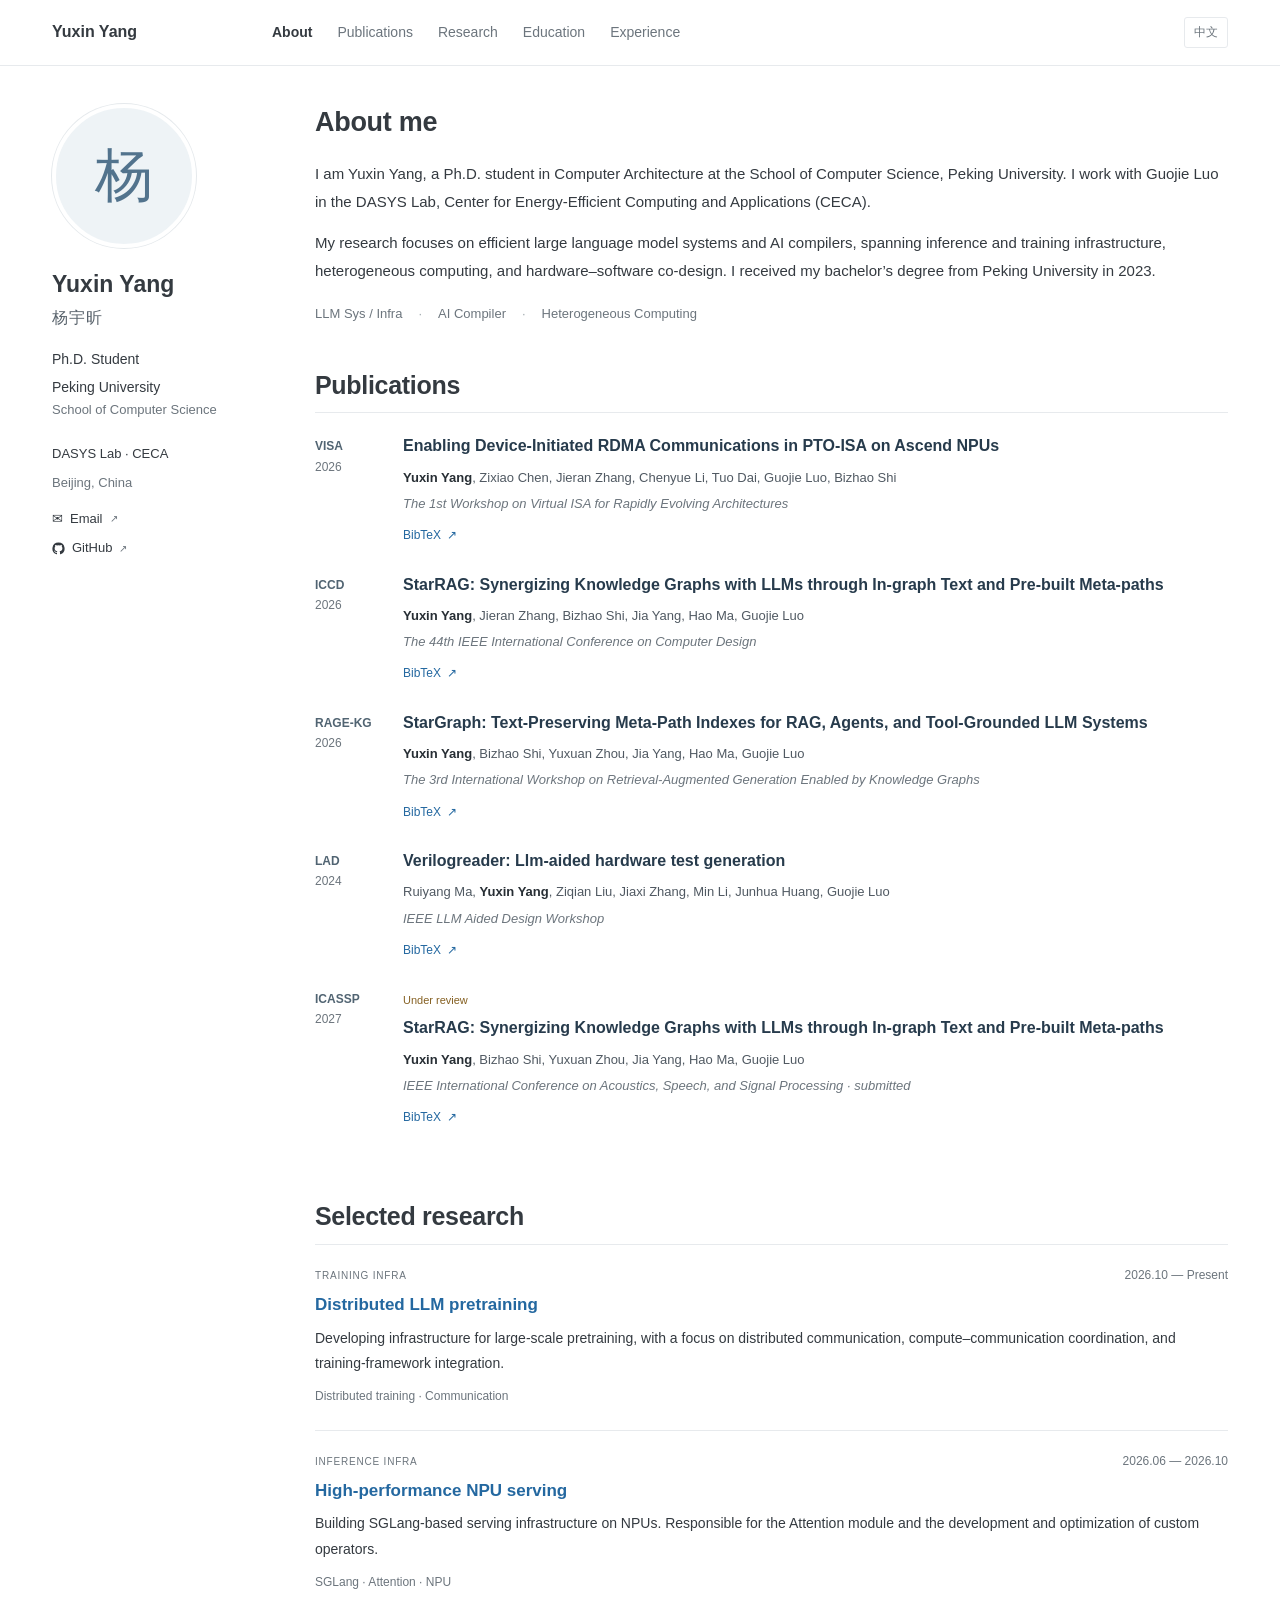
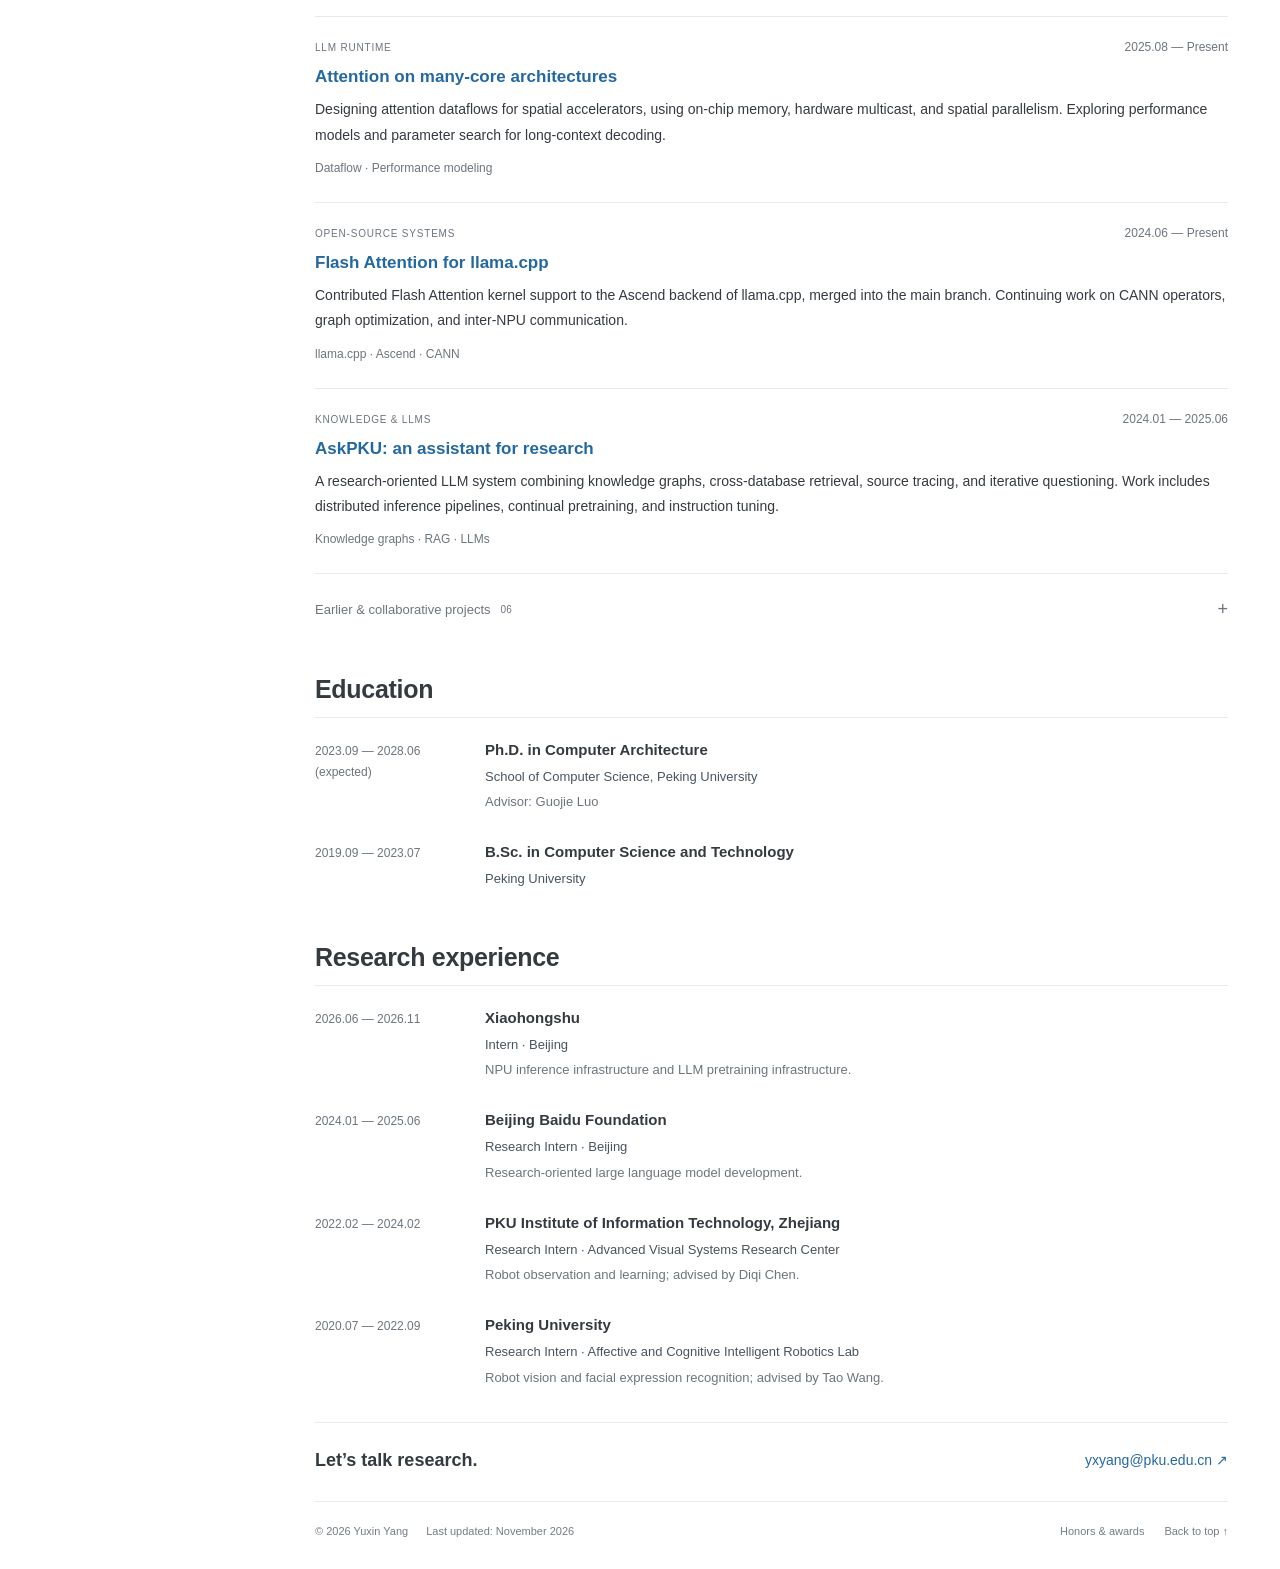
<file: index.html>
<!doctype html>
<html lang="en"><head><meta charset="utf-8"><meta name="viewport" content="width=device-width, initial-scale=1"><meta name="theme-color" content="#ffffff"><title>Yuxin Yang · 杨宇昕 | Peking University</title><meta name="description" content="Yuxin Yang (杨宇昕), Ph.D. student at Peking University. Research in LLM systems, AI compilers, NPU inference and distributed training."><meta property="og:title" content="Yuxin Yang · Academic Homepage"><meta property="og:description" content="LLM Systems & AI Compilers · Peking University"><meta property="og:type" content="website"><meta property="og:url" content="https://yxyang1111.github.io/"><link rel="canonical" href="https://yxyang1111.github.io/"><link rel="icon" href="favicon.svg" type="image/svg+xml"><link rel="stylesheet" href="styles.css"><script defer src="script.js"></script></head>
<body><a class="skip-link" href="#main"><span data-en="Skip to content" data-zh="跳至正文" >Skip to content</span></a><header class="site-header"><div class="header-inner"><a href="#about" class="brand" aria-label="Yuxin Yang homepage"><span>Yuxin Yang</span></a><nav aria-label="Main navigation"><a href="#about"><span data-en="About" data-zh="关于" >About</span></a><a href="#publications"><span data-en="Publications" data-zh="论文" >Publications</span></a><a href="#research"><span data-en="Research" data-zh="研究" >Research</span></a><a href="#education"><span data-en="Education" data-zh="教育" >Education</span></a><a href="#experience"><span data-en="Experience" data-zh="经历" >Experience</span></a></nav><button id="language-toggle" type="button" aria-label="Switch to Chinese">中文 <span aria-hidden="true">↗</span></button></div></header>
<div class="page-layout"><aside class="profile"><div class="monogram" aria-hidden="true"><div class="orb orb-one"></div><div class="orb orb-two"></div><span>杨</span><div class="monogram-caption">YUXIN YANG</div></div><div class="identity"><h2>Yuxin Yang</h2><p class="chinese-name">杨宇昕</p><p data-en="Ph.D. Student" data-zh="博士研究生" class=profile-role>Ph.D. Student</p><p data-en="Peking University" data-zh="北京大学" class=affiliation>Peking University</p><p data-en="School of Computer Science" data-zh="计算机学院" class=school>School of Computer Science</p></div><div class="profile-rule"></div><p class="lab">DASYS Lab · CECA</p><p class="location"><span data-en="Beijing, China" data-zh="中国 · 北京" >Beijing, China</span></p><div class="profile-links"><a href="mailto:yxyang@pku.edu.cn"><span aria-hidden="true">✉</span> Email <span aria-hidden="true">↗</span></a><a href="https://github.com/yxyang1111" target="_blank" rel="noopener noreferrer"><svg aria-hidden="true" viewBox="0 0 24 24"><path fill="currentColor" d="M12 .8a11.2 11.2 0 0 0-3.54 21.83c.56.1.77-.24.77-.54v-2.1c-3.13.68-3.79-1.33-3.79-1.33-.51-1.3-1.25-1.65-1.25-1.65-1.02-.7.08-.69.08-.69 1.13.08 1.72 1.16 1.72 1.16 1 1.72 2.63 1.22 3.27.93.1-.72.4-1.22.71-1.5-2.5-.29-5.12-1.25-5.12-5.55 0-1.23.44-2.23 1.15-3.02-.11-.28-.5-1.43.11-2.98 0 0 .95-.3 3.08 1.16a10.7 10.7 0 0 1 5.61 0c2.14-1.45 3.08-1.16 3.08-1.16.61 1.55.23 2.7.11 2.98.72.79 1.15 1.79 1.15 3.02 0 4.31-2.63 5.26-5.14 5.54.4.35.76 1.03.76 2.08v3.11c0 .3.2.65.78.54A11.2 11.2 0 0 0 12 .8Z"/></svg> GitHub <span aria-hidden="true">↗</span></a></div><p class="sidebar-note"><span data-en="Efficient computation. Intelligent systems." data-zh="高效计算，智能系统。" >Efficient computation. Intelligent systems.</span></p></aside>
<main id="main"><section id="about" class="hero"><h1 data-en="About me" data-zh="关于我" >About me</h1>
<p data-en="I am Yuxin Yang, a Ph.D. student in Computer Architecture at the School of Computer Science, Peking University. I work with Guojie Luo in the DASYS Lab, Center for Energy-Efficient Computing and Applications (CECA)." data-zh="我是杨宇昕，北京大学计算机学院计算机系统结构专业博士研究生，导师为罗国杰。我在高能效计算与应用中心（CECA）的智能异构系统（DASYS）实验室开展研究。" class=intro>I am Yuxin Yang, a Ph.D. student in Computer Architecture at the School of Computer Science, Peking University. I work with Guojie Luo in the DASYS Lab, Center for Energy-Efficient Computing and Applications (CECA).</p>
<p data-en="My research focuses on efficient large language model systems and AI compilers, spanning inference and training infrastructure, heterogeneous computing, and hardware–software co-design. I received my bachelor’s degree from Peking University in 2023." data-zh="我的研究聚焦大语言模型系统与 AI 编译器，涵盖推理与训练基础设施、异构计算及软硬件协同设计。我于 2023 年获得北京大学学士学位。" class=about-text>My research focuses on efficient large language model systems and AI compilers, spanning inference and training infrastructure, heterogeneous computing, and hardware–software co-design. I received my bachelor’s degree from Peking University in 2023.</p>
<div class="research-topics" aria-label="Research interests"><span>LLM Sys / Infra</span><span>AI Compiler</span><span><span data-en="Heterogeneous Computing" data-zh="异构计算" >Heterogeneous Computing</span></span></div></section>
<section id="publications" class="section"><div class="section-heading"><h2 data-en="Publications" data-zh="论文" >Publications</h2></div><div id="publication-list"><article class="publication" data-kind="published">
      <div class="pub-label"><span>VISA</span><span>2026</span></div>
      <div class="pub-body"><h3>Enabling Device-Initiated RDMA Communications in PTO-ISA on Ascend NPUs</h3><p class="authors"><strong>Yuxin Yang</strong>, Zixiao Chen, Jieran Zhang, Chenyue Li, Tuo Dai, Guojie Luo, Bizhao Shi</p>
      <p class="venue">The 1st Workshop on Virtual ISA for Rapidly Evolving Architectures</p>
      <details class="citation"><summary>BibTeX <span aria-hidden="true">↗</span></summary><div class="citation-content"><pre>@inproceedings{yang2026rdma,
  title = {Enabling Device-Initiated RDMA Communications in PTO-ISA on Ascend NPUs},
  author = {Yang, Yuxin and Chen, Zixiao and Zhang, Jieran and Li, Chenyue and Dai, Tuo and Luo, Guojie and Shi, Bizhao},
  booktitle = {The 1st Workshop on Virtual ISA for Rapidly Evolving Architectures},
  year = {2026}
}</pre><button type="button" class="copy-citation"><span data-en="Copy citation" data-zh="复制引用" >Copy citation</span></button></div></details></div></article><article class="publication" data-kind="published">
      <div class="pub-label"><span>ICCD</span><span>2026</span></div>
      <div class="pub-body"><h3>StarRAG: Synergizing Knowledge Graphs with LLMs through In-graph Text and Pre-built Meta-paths</h3><p class="authors"><strong>Yuxin Yang</strong>, Jieran Zhang, Bizhao Shi, Jia Yang, Hao Ma, Guojie Luo</p>
      <p class="venue">The 44th IEEE International Conference on Computer Design</p>
      <details class="citation"><summary>BibTeX <span aria-hidden="true">↗</span></summary><div class="citation-content"><pre>@inproceedings{yang2026starrag,
  title = {StarRAG: Synergizing Knowledge Graphs with LLMs through In-graph Text and Pre-built Meta-paths},
  author = {Yang, Yuxin and Zhang, Jieran and Shi, Bizhao and Yang, Jia and Ma, Hao and Luo, Guojie},
  booktitle = {The 44th IEEE International Conference on Computer Design},
  year = {2026}
}</pre><button type="button" class="copy-citation"><span data-en="Copy citation" data-zh="复制引用" >Copy citation</span></button></div></details></div></article><article class="publication" data-kind="published">
      <div class="pub-label"><span>RAGE-KG</span><span>2026</span></div>
      <div class="pub-body"><h3>StarGraph: Text-Preserving Meta-Path Indexes for RAG, Agents, and Tool-Grounded LLM Systems</h3><p class="authors"><strong>Yuxin Yang</strong>, Bizhao Shi, Yuxuan Zhou, Jia Yang, Hao Ma, Guojie Luo</p>
      <p class="venue">The 3rd International Workshop on Retrieval-Augmented Generation Enabled by Knowledge Graphs</p>
      <details class="citation"><summary>BibTeX <span aria-hidden="true">↗</span></summary><div class="citation-content"><pre>@inproceedings{yang2026stargraph,
  title = {StarGraph: Text-Preserving Meta-Path Indexes for RAG, Agents, and Tool-Grounded LLM Systems},
  author = {Yang, Yuxin and Shi, Bizhao and Zhou, Yuxuan and Yang, Jia and Ma, Hao and Luo, Guojie},
  booktitle = {The 3rd International Workshop on Retrieval-Augmented Generation Enabled by Knowledge Graphs},
  year = {2026}
}</pre><button type="button" class="copy-citation"><span data-en="Copy citation" data-zh="复制引用" >Copy citation</span></button></div></details></div></article><article class="publication" data-kind="published">
      <div class="pub-label"><span>LAD</span><span>2024</span></div>
      <div class="pub-body"><h3>Verilogreader: Llm-aided hardware test generation</h3><p class="authors">Ruiyang Ma, <strong>Yuxin Yang</strong>, Ziqian Liu, Jiaxi Zhang, Min Li, Junhua Huang, Guojie Luo</p>
      <p class="venue">IEEE LLM Aided Design Workshop</p>
      <details class="citation"><summary>BibTeX <span aria-hidden="true">↗</span></summary><div class="citation-content"><pre>@inproceedings{ma2024verilogreader,
  title = {Verilogreader: Llm-aided hardware test generation},
  author = {Ma, Ruiyang and Yang, Yuxin and Liu, Ziqian and Zhang, Jiaxi and Li, Min and Huang, Junhua and Luo, Guojie},
  booktitle = {IEEE LLM Aided Design Workshop},
  year = {2024}
}</pre><button type="button" class="copy-citation"><span data-en="Copy citation" data-zh="复制引用" >Copy citation</span></button></div></details></div></article><article class="publication" data-kind="review">
      <div class="pub-label"><span>ICASSP</span><span>2027</span></div>
      <div class="pub-body"><span data-en="Under review" data-zh="在投" class="status-badge">Under review</span><h3>StarRAG: Synergizing Knowledge Graphs with LLMs through In-graph Text and Pre-built Meta-paths</h3><p class="authors"><strong>Yuxin Yang</strong>, Bizhao Shi, Yuxuan Zhou, Jia Yang, Hao Ma, Guojie Luo</p>
      <p class="venue">IEEE International Conference on Acoustics, Speech, and Signal Processing · <span data-en="submitted" data-zh="在投" >submitted</span></p>
      <details class="citation"><summary>BibTeX <span aria-hidden="true">↗</span></summary><div class="citation-content"><pre>@unpublished{yang2027starrag,
  title = {StarRAG: Synergizing Knowledge Graphs with LLMs through In-graph Text and Pre-built Meta-paths},
  author = {Yang, Yuxin and Shi, Bizhao and Zhou, Yuxuan and Yang, Jia and Ma, Hao and Luo, Guojie},
  note = {Submitted to ICASSP 2027; under review as of November 2026},
  year = {2026}
}</pre><button type="button" class="copy-citation"><span data-en="Copy citation" data-zh="复制引用" >Copy citation</span></button></div></details></div></article></div></section>
<section id="research" class="section"><div class="section-heading"><h2 data-en="Selected research" data-zh="代表性研究" >Selected research</h2></div><article class="project"><div class="project-top"><span class="eyebrow">TRAINING INFRA</span><span data-en="2026.10 — Present" data-zh="2026.10 — 至今" class=project-date>2026.10 — Present</span></div><div class="project-title"><h3><a href="research-pretraining.html"><span data-en="Distributed LLM pretraining" data-zh="大模型预训练基础设施" >Distributed LLM pretraining</span></a></h3></div><p data-en="Developing infrastructure for large-scale pretraining, with a focus on distributed communication, compute–communication coordination, and training-framework integration." data-zh="面向大模型规模化预训练，研发高性能分布式训练基础设施，负责通信方案设计与实现、计算通信协同优化和训练框架接入。" >Developing infrastructure for large-scale pretraining, with a focus on distributed communication, compute–communication coordination, and training-framework integration.</p><div class="project-bottom"><span data-en="Distributed training · Communication" data-zh="分布式训练 · 通信优化" class=project-tags>Distributed training · Communication</span></div></article><article class="project"><div class="project-top"><span class="eyebrow">INFERENCE INFRA</span><span data-en="2026.06 — 2026.10" data-zh="2026.06 — 2026.10" class=project-date>2026.06 — 2026.10</span></div><div class="project-title"><h3><a href="research-npu-serving.html"><span data-en="High-performance NPU serving" data-zh="NPU 高性能推理服务" >High-performance NPU serving</span></a></h3></div><p data-en="Building SGLang-based serving infrastructure on NPUs. Responsible for the Attention module and the development and optimization of custom operators." data-zh="基于 SGLang 建设 NPU 高性能推理服务框架，覆盖模型适配、KV Cache 与分布式推理；负责 Attention 模块和自定义算子的开发与优化。" >Building SGLang-based serving infrastructure on NPUs. Responsible for the Attention module and the development and optimization of custom operators.</p><div class="project-bottom"><span data-en="SGLang · Attention · NPU" data-zh="SGLang · Attention · NPU" class=project-tags>SGLang · Attention · NPU</span></div></article><article class="project"><div class="project-top"><span class="eyebrow">LLM RUNTIME</span><span data-en="2025.08 — Present" data-zh="2025.08 — 至今" class=project-date>2025.08 — Present</span></div><div class="project-title"><h3><a href="research-manycore.html"><span data-en="Attention on many-core architectures" data-zh="众核架构上的注意力推理优化" >Attention on many-core architectures</span></a></h3></div><p data-en="Designing attention dataflows for spatial accelerators, using on-chip memory, hardware multicast, and spatial parallelism. Exploring performance models and parameter search for long-context decoding." data-zh="面向空间加速器设计高效注意力数据流，利用片上存储、硬件多播与空间并行能力，通过性能建模与参数搜索优化长序列解码。" >Designing attention dataflows for spatial accelerators, using on-chip memory, hardware multicast, and spatial parallelism. Exploring performance models and parameter search for long-context decoding.</p><div class="project-bottom"><span data-en="Dataflow · Performance modeling" data-zh="数据流 · 性能建模" class=project-tags>Dataflow · Performance modeling</span></div></article><article class="project"><div class="project-top"><span class="eyebrow">OPEN-SOURCE SYSTEMS</span><span data-en="2024.06 — Present" data-zh="2024.06 — 至今" class=project-date>2024.06 — Present</span></div><div class="project-title"><h3><a href="research-llama-cpp.html"><span data-en="Flash Attention for llama.cpp" data-zh="llama.cpp 的 Flash Attention 优化" >Flash Attention for llama.cpp</span></a></h3></div><p data-en="Contributed Flash Attention kernel support to the Ascend backend of llama.cpp, merged into the main branch. Continuing work on CANN operators, graph optimization, and inter-NPU communication." data-zh="为 llama.cpp 的 Ascend 后端实现 Flash Attention 内核支持，相关工作已合并主分支。持续探索 CANN 算子定制、图优化与 NPU 间通信。" >Contributed Flash Attention kernel support to the Ascend backend of llama.cpp, merged into the main branch. Continuing work on CANN operators, graph optimization, and inter-NPU communication.</p><div class="project-bottom"><span data-en="llama.cpp · Ascend · CANN" data-zh="llama.cpp · Ascend · CANN" class=project-tags>llama.cpp · Ascend · CANN</span></div></article><article class="project"><div class="project-top"><span class="eyebrow">KNOWLEDGE & LLMS</span><span data-en="2024.01 — 2025.06" data-zh="2024.01 — 2025.06" class=project-date>2024.01 — 2025.06</span></div><div class="project-title"><h3><a href="research-askpku.html"><span data-en="AskPKU: an assistant for research" data-zh="AskPKU（小北）：科研智能助手" >AskPKU: an assistant for research</span></a></h3></div><p data-en="A research-oriented LLM system combining knowledge graphs, cross-database retrieval, source tracing, and iterative questioning. Work includes distributed inference pipelines, continual pretraining, and instruction tuning." data-zh="面向科研构建融合知识图谱、跨库检索、来源追溯与递进式追问的 LLM 系统，参与分布式流水线推理、持续预训练与指令微调。" >A research-oriented LLM system combining knowledge graphs, cross-database retrieval, source tracing, and iterative questioning. Work includes distributed inference pipelines, continual pretraining, and instruction tuning.</p><div class="project-bottom"><span data-en="Knowledge graphs · RAG · LLMs" data-zh="知识图谱 · RAG · LLMs" class=project-tags>Knowledge graphs · RAG · LLMs</span></div></article><details class="more-projects"><summary><span data-en="Earlier &amp; collaborative projects" data-zh="早期与合作项目" >Earlier &amp; collaborative projects</span> <span class="count">06</span><span class="plus" aria-hidden="true">+</span></summary><div class="more-projects-body"><article class="compact-project"><span class="mono muted">2024.09 — 2025.11</span><h3 data-en="Edge deployment for lunar-image processing" data-zh="月面图像处理的边缘部署" >Edge deployment for lunar-image processing</h3><p data-en="Ported a PyTorch image-processing pipeline to an edge inference platform, including model-format compatibility and custom-operator adaptation." data-zh="将 PyTorch 图像处理流水线移植至边缘推理平台，完成模型格式兼容性处理与自定义算子适配。" >Ported a PyTorch image-processing pipeline to an edge inference platform, including model-format compatibility and custom-operator adaptation.</p></article><article class="compact-project"><span class="mono muted">2023.11 — 2024.10</span><h3 data-en="Human-in-the-loop long-form generation" data-zh="人机协同长文生成" >Human-in-the-loop long-form generation</h3><p data-en="Built a staged writing workflow with structure planning, outlining, chapter generation, and iterative feedback in Streamlit." data-zh="基于 Streamlit 实现结构规划、大纲细化、分章节生成与反馈迭代的长文写作流程。" >Built a staged writing workflow with structure planning, outlining, chapter generation, and iterative feedback in Streamlit.</p></article><article class="compact-project"><span class="mono muted">2023.08 — 2024.08</span><h3 data-en="Few-shot industrial visual inspection" data-zh="小样本工业视觉检测" >Few-shot industrial visual inspection</h3><p data-en="Combined YOLOv9, VM-UNet, and OCR for multi-task inspection, with synthetic-data generation and data augmentation." data-zh="结合 YOLOv9、VM-UNet 与 OCR 构建多任务检测流程，使用合成数据与数据增强缓解小样本问题。" >Combined YOLOv9, VM-UNet, and OCR for multi-task inspection, with synthetic-data generation and data augmentation.</p></article><article class="compact-project"><span class="mono muted">2022.12 — 2023.06</span><h3 data-en="Reliability of deep neural networks" data-zh="深度神经网络可靠性" >Reliability of deep neural networks</h3><p data-en="Studied bit-flip fault injection in weights and intermediate activations to evaluate model reliability under hardware errors." data-zh="对权重和中间输出开展位反转故障注入，分析硬件错误下的模型可靠性及差异化敏感性。" >Studied bit-flip fault injection in weights and intermediate activations to evaluate model reliability under hardware errors.</p></article><article class="compact-project"><span class="mono muted">2022.09 — 2023.10</span><h3 data-en="LLM fine-tuning and retrieval augmentation" data-zh="大语言模型微调与检索增强" >LLM fine-tuning and retrieval augmentation</h3><p data-en="Explored parameter-efficient fine-tuning, continual pretraining, and knowledge-graph-assisted retrieval for domain question answering." data-zh="研究参数高效微调、持续预训练与知识图谱辅助检索，构建垂直领域问答流水线。" >Explored parameter-efficient fine-tuning, continual pretraining, and knowledge-graph-assisted retrieval for domain question answering.</p></article><article class="compact-project"><span class="mono muted">2021.09 — 2022.07</span><h3 data-en="Color and artifact correction in face synthesis" data-zh="人脸合成中的色差与伪影改进" >Color and artifact correction in face synthesis</h3><p data-en="Studied shape fitting, Poisson editing, and attention-based reconstruction to improve image and video consistency." data-zh="研究形状拟合、泊松编辑与注意力重建，改善图像及视频中的色差与伪影。" >Studied shape fitting, Poisson editing, and attention-based reconstruction to improve image and video consistency.</p></article></div></details></section>
<section id="education" class="section"><div class="section-heading"><h2 data-en="Education" data-zh="教育背景" >Education</h2></div><article class="timeline-item"><div class="timeline-date">2023.09 — 2028.06<br><span data-en="(expected)" data-zh="（预计）" >(expected)</span></div><div><h3 data-en="Ph.D. in Computer Architecture" data-zh="计算机系统结构 · 博士" >Ph.D. in Computer Architecture</h3><p data-en="School of Computer Science, Peking University" data-zh="北京大学计算机学院" class=role>School of Computer Science, Peking University</p><p data-en="Advisor: Guojie Luo" data-zh="导师：罗国杰" >Advisor: Guojie Luo</p></div></article><article class="timeline-item"><div class="timeline-date">2019.09 — 2023.07</div><div><h3 data-en="B.Sc. in Computer Science and Technology" data-zh="计算机科学与技术 · 学士" >B.Sc. in Computer Science and Technology</h3><p data-en="Peking University" data-zh="北京大学" class=role>Peking University</p></div></article></section>
<section id="experience" class="section"><div class="section-heading"><h2 data-en="Research experience" data-zh="研究经历" >Research experience</h2></div><article class="timeline-item"><div class="timeline-date">2026.06 — 2026.11</div><div><h3 data-en="Xiaohongshu" data-zh="小红书（书行科技）" >Xiaohongshu</h3><p data-en="Intern · Beijing" data-zh="实习生 · 北京" class=role>Intern · Beijing</p><p data-en="NPU inference infrastructure and LLM pretraining infrastructure." data-zh="NPU 推理基础设施与大语言模型预训练基础设施。" >NPU inference infrastructure and LLM pretraining infrastructure.</p></div></article><article class="timeline-item"><div class="timeline-date">2024.01 — 2025.06</div><div><h3 data-en="Beijing Baidu Foundation" data-zh="北京百度公益基金会" >Beijing Baidu Foundation</h3><p data-en="Research Intern · Beijing" data-zh="研究实习生 · 北京" class=role>Research Intern · Beijing</p><p data-en="Research-oriented large language model development." data-zh="科研用大语言模型研发。" >Research-oriented large language model development.</p></div></article><article class="timeline-item"><div class="timeline-date">2022.02 — 2024.02</div><div><h3 data-en="PKU Institute of Information Technology, Zhejiang" data-zh="浙江省北大信息技术高等研究院" >PKU Institute of Information Technology, Zhejiang</h3><p data-en="Research Intern · Advanced Visual Systems Research Center" data-zh="研究实习生 · 先进视觉系统（AVS）研究中心" class=role>Research Intern · Advanced Visual Systems Research Center</p><p data-en="Robot observation and learning; advised by Diqi Chen." data-zh="机器人观察和学习；指导老师：陈迪琦博士。" >Robot observation and learning; advised by Diqi Chen.</p></div></article><article class="timeline-item"><div class="timeline-date">2020.07 — 2022.09</div><div><h3 data-en="Peking University" data-zh="北京大学信息科学技术学院" >Peking University</h3><p data-en="Research Intern · Affective and Cognitive Intelligent Robotics Lab" data-zh="研究实习生 · 情感与认知智能机器人实验室" class=role>Research Intern · Affective and Cognitive Intelligent Robotics Lab</p><p data-en="Robot vision and facial expression recognition; advised by Tao Wang." data-zh="机器人视觉与表情识别；指导老师：王韬教授。" >Robot vision and facial expression recognition; advised by Tao Wang.</p></div></article></section>
<section id="contact" class="contact-section"><div><span class="eyebrow"><span data-en="GET IN TOUCH" data-zh="联系我" >GET IN TOUCH</span></span><h2 data-en="Let’s talk research." data-zh="欢迎交流研究。" >Let’s talk research.</h2></div><a href="mailto:yxyang@pku.edu.cn">yxyang@pku.edu.cn <span aria-hidden="true">↗</span></a></section>
<footer><span>© 2026 Yuxin Yang</span><span><span data-en="Last updated: November 2026" data-zh="更新于 2026 年 11 月" >Last updated: November 2026</span></span><div class="footer-links"><a href="honors.html"><span data-en="Honors &amp; awards" data-zh="荣誉奖励" >Honors &amp; awards</span></a><a href="#about"><span data-en="Back to top" data-zh="返回顶部" >Back to top</span> ↑</a></div></footer></main></div><div id="toast" role="status" aria-live="polite" hidden></div><noscript><p class="noscript-note">This page is readable without JavaScript. Enable JavaScript to use language switching and citation copying.</p></noscript></body></html>
</file>
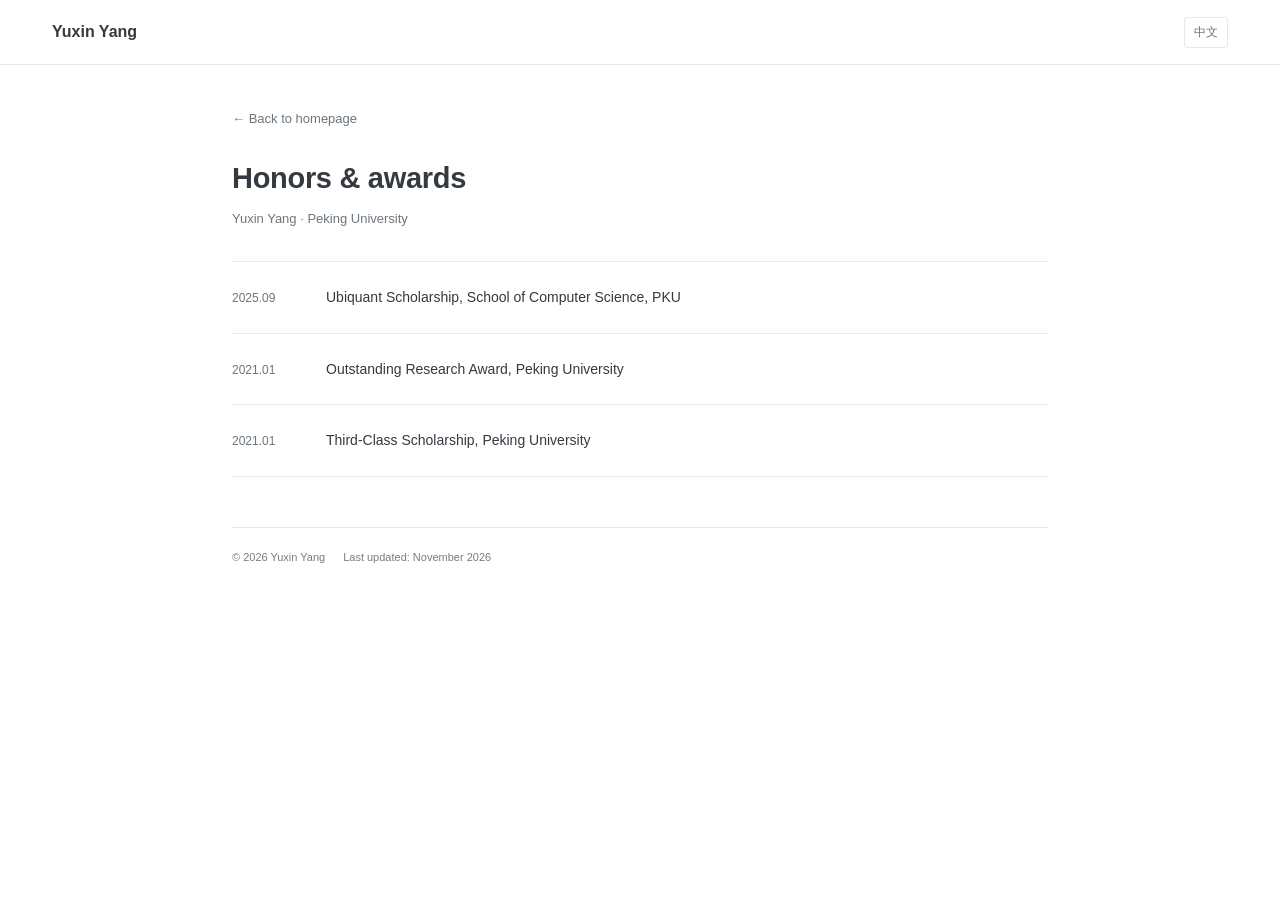
<file: honors.html>
<!doctype html>
<html lang="en"><head><meta charset="utf-8"><meta name="viewport" content="width=device-width, initial-scale=1"><meta name="theme-color" content="#ffffff"><title>Honors & awards · Yuxin Yang</title><meta name="description" content="Honors and awards of Yuxin Yang, Peking University."><link rel="canonical" href="https://yxyang1111.github.io/honors.html"><link rel="icon" href="favicon.svg" type="image/svg+xml"><link rel="stylesheet" href="styles.css"><script defer src="script.js"></script></head>
<body class="honors-page"><a class="skip-link" href="#main"><span data-en="Skip to content" data-zh="跳至正文" >Skip to content</span></a><header class="site-header"><div class="header-inner"><a href="./" class="brand" aria-label="Yuxin Yang homepage"><span>Yuxin Yang</span></a><button id="language-toggle" type="button" aria-label="Switch to Chinese">中文 ↗</button></div></header>
<main id="main" class="subpage-layout"><a class="back-link" href="./">← <span data-en="Back to homepage" data-zh="返回主页" >Back to homepage</span></a><h1 data-en="Honors &amp; awards" data-zh="荣誉奖励" >Honors &amp; awards</h1><p data-en="Yuxin Yang · Peking University" data-zh="杨宇昕 · 北京大学" class=subpage-byline>Yuxin Yang · Peking University</p><ul class="awards"><li><span class="award-date">2025.09</span><span data-en="Ubiquant Scholarship, School of Computer Science, PKU" data-zh="北京大学计算机学院九坤奖学金" >Ubiquant Scholarship, School of Computer Science, PKU</span></li><li><span class="award-date">2021.01</span><span data-en="Outstanding Research Award, Peking University" data-zh="北京大学优秀科研奖" >Outstanding Research Award, Peking University</span></li><li><span class="award-date">2021.01</span><span data-en="Third-Class Scholarship, Peking University" data-zh="北京大学三等奖学金" >Third-Class Scholarship, Peking University</span></li></ul><footer><span>© 2026 Yuxin Yang</span><span><span data-en="Last updated: November 2026" data-zh="更新于 2026 年 11 月" >Last updated: November 2026</span></span></footer></main></body></html>
</file>
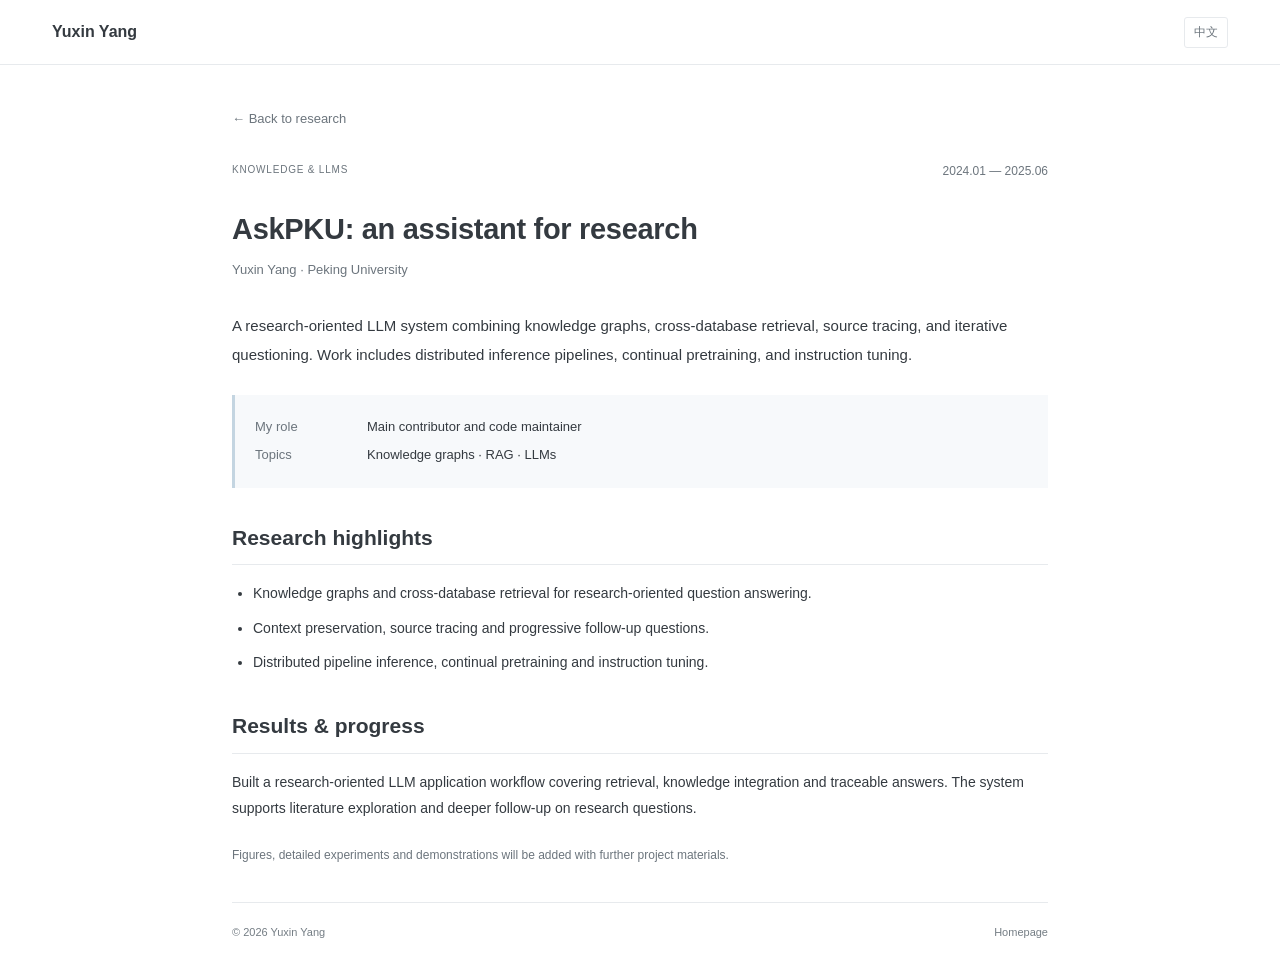
<file: research-askpku.html>
<!doctype html><html lang="en"><head><meta charset="utf-8"><meta name="viewport" content="width=device-width, initial-scale=1"><meta name="theme-color" content="#ffffff"><title>AskPKU: an assistant for research · Yuxin Yang</title><meta name="description" content="A research-oriented LLM system combining knowledge graphs, cross-database retrieval, source tracing, and iterative questioning. Work includes distributed inference pipelines, continual pretraining, and instruction tuning."><link rel="canonical" href="https://yxyang1111.github.io/research-askpku.html"><link rel="icon" href="favicon.svg" type="image/svg+xml"><link rel="stylesheet" href="styles.css"><script defer src="script.js"></script></head>
    <body class="project-page"><a class="skip-link" href="#main"><span data-en="Skip to content" data-zh="跳至正文" >Skip to content</span></a><header class="site-header"><div class="header-inner"><a href="./" class="brand">Yuxin Yang</a><button id="language-toggle" type="button" aria-label="Switch to Chinese">中文 ↗</button></div></header><main id="main" class="subpage-layout"><a class="back-link" href="./#research">← <span data-en="Back to research" data-zh="返回研究项目" >Back to research</span></a><div class="project-page-meta"><span class="eyebrow">KNOWLEDGE & LLMS</span><span data-en="2024.01 — 2025.06" data-zh="2024.01 — 2025.06" >2024.01 — 2025.06</span></div><h1 data-en="AskPKU: an assistant for research" data-zh="AskPKU（小北）：科研智能助手" >AskPKU: an assistant for research</h1>
    <p class="subpage-byline">Yuxin Yang · Peking University</p>
    <p data-en="A research-oriented LLM system combining knowledge graphs, cross-database retrieval, source tracing, and iterative questioning. Work includes distributed inference pipelines, continual pretraining, and instruction tuning." data-zh="面向科研构建融合知识图谱、跨库检索、来源追溯与递进式追问的 LLM 系统，参与分布式流水线推理、持续预训练与指令微调。" class=project-overview>A research-oriented LLM system combining knowledge graphs, cross-database retrieval, source tracing, and iterative questioning. Work includes distributed inference pipelines, continual pretraining, and instruction tuning.</p>
    <dl class="project-facts"><div><dt data-en="My role" data-zh="我的贡献" >My role</dt><dd data-en="Main contributor and code maintainer" data-zh="主要贡献者与代码维护者" >Main contributor and code maintainer</dd></div><div><dt data-en="Topics" data-zh="关键词" >Topics</dt><dd data-en="Knowledge graphs · RAG · LLMs" data-zh="知识图谱 · RAG · LLMs" >Knowledge graphs · RAG · LLMs</dd></div></dl>
    <section class="project-page-section"><h2 data-en="Research highlights" data-zh="研究内容" >Research highlights</h2><ul class="highlight-list"><li><span data-en="Knowledge graphs and cross-database retrieval for research-oriented question answering." data-zh="结合知识图谱与多数据库跨库检索，支持科研问答。" >Knowledge graphs and cross-database retrieval for research-oriented question answering.</span></li><li><span data-en="Context preservation, source tracing and progressive follow-up questions." data-zh="支持上下文保留、来源追溯与递进式追问。" >Context preservation, source tracing and progressive follow-up questions.</span></li><li><span data-en="Distributed pipeline inference, continual pretraining and instruction tuning." data-zh="分布式流水线推理、持续预训练与指令微调。" >Distributed pipeline inference, continual pretraining and instruction tuning.</span></li></ul></section>
    <section class="project-page-section"><h2 data-en="Results &amp; progress" data-zh="成果与进展" >Results &amp; progress</h2><p data-en="Built a research-oriented LLM application workflow covering retrieval, knowledge integration and traceable answers. The system supports literature exploration and deeper follow-up on research questions." data-zh="构建面向科研的 LLM 应用流程，覆盖检索、知识整合与可追溯回答，支持文献调研及围绕研究问题的持续深入追问。" >Built a research-oriented LLM application workflow covering retrieval, knowledge integration and traceable answers. The system supports literature exploration and deeper follow-up on research questions.</p>
    <p data-en="Figures, detailed experiments and demonstrations will be added with further project materials." data-zh="后续将补充项目成果图、详细实验结果与演示。" class=materials-note>Figures, detailed experiments and demonstrations will be added with further project materials.</p></section><footer><span>© 2026 Yuxin Yang</span><a href="./"><span data-en="Homepage" data-zh="主页" >Homepage</span></a></footer></main></body></html>
</file>
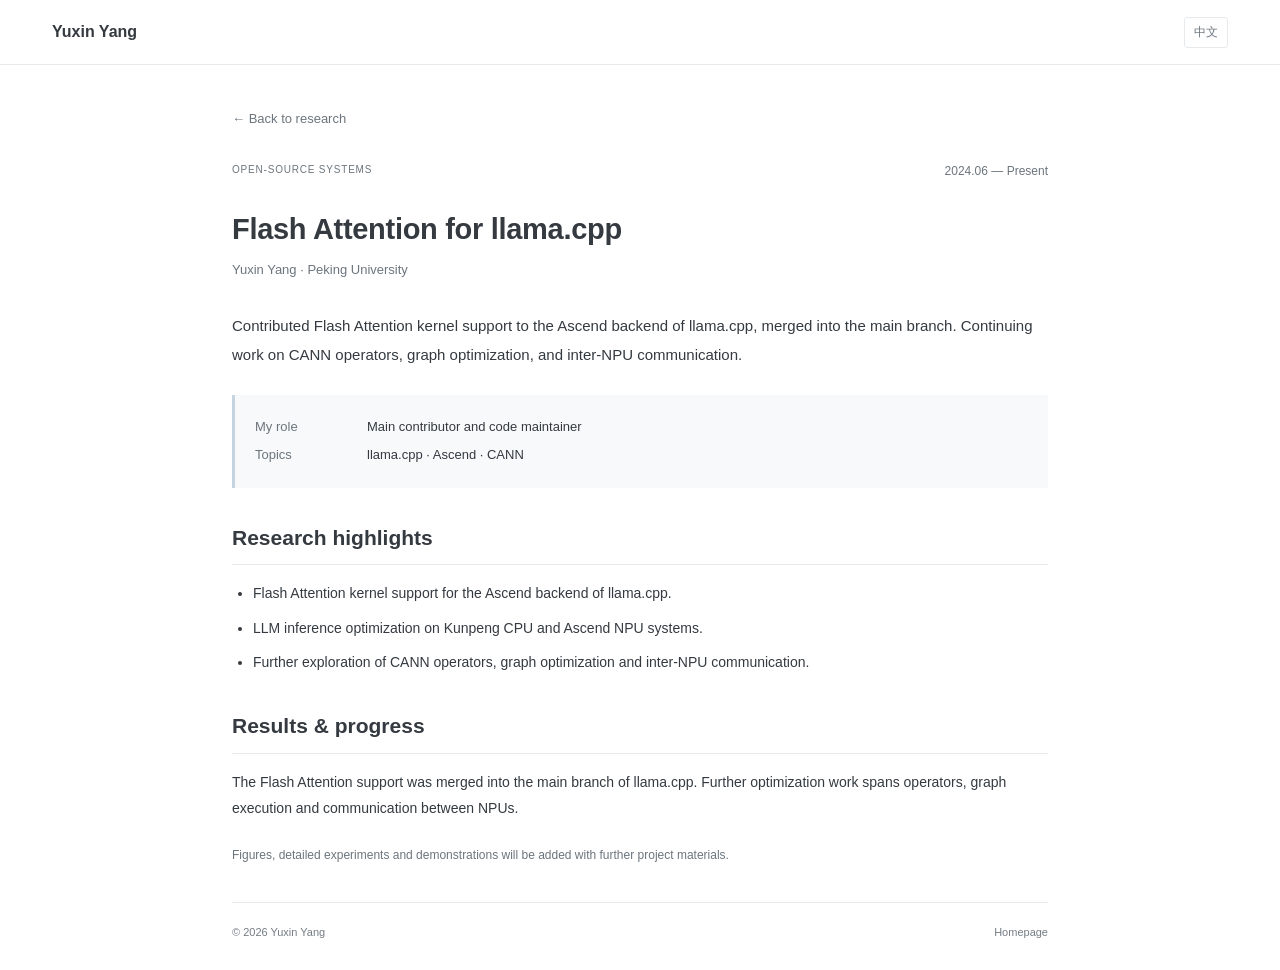
<file: research-llama-cpp.html>
<!doctype html><html lang="en"><head><meta charset="utf-8"><meta name="viewport" content="width=device-width, initial-scale=1"><meta name="theme-color" content="#ffffff"><title>Flash Attention for llama.cpp · Yuxin Yang</title><meta name="description" content="Contributed Flash Attention kernel support to the Ascend backend of llama.cpp, merged into the main branch. Continuing work on CANN operators, graph optimization, and inter-NPU communication."><link rel="canonical" href="https://yxyang1111.github.io/research-llama-cpp.html"><link rel="icon" href="favicon.svg" type="image/svg+xml"><link rel="stylesheet" href="styles.css"><script defer src="script.js"></script></head>
    <body class="project-page"><a class="skip-link" href="#main"><span data-en="Skip to content" data-zh="跳至正文" >Skip to content</span></a><header class="site-header"><div class="header-inner"><a href="./" class="brand">Yuxin Yang</a><button id="language-toggle" type="button" aria-label="Switch to Chinese">中文 ↗</button></div></header><main id="main" class="subpage-layout"><a class="back-link" href="./#research">← <span data-en="Back to research" data-zh="返回研究项目" >Back to research</span></a><div class="project-page-meta"><span class="eyebrow">OPEN-SOURCE SYSTEMS</span><span data-en="2024.06 — Present" data-zh="2024.06 — 至今" >2024.06 — Present</span></div><h1 data-en="Flash Attention for llama.cpp" data-zh="llama.cpp 的 Flash Attention 优化" >Flash Attention for llama.cpp</h1>
    <p class="subpage-byline">Yuxin Yang · Peking University</p>
    <p data-en="Contributed Flash Attention kernel support to the Ascend backend of llama.cpp, merged into the main branch. Continuing work on CANN operators, graph optimization, and inter-NPU communication." data-zh="为 llama.cpp 的 Ascend 后端实现 Flash Attention 内核支持，相关工作已合并主分支。持续探索 CANN 算子定制、图优化与 NPU 间通信。" class=project-overview>Contributed Flash Attention kernel support to the Ascend backend of llama.cpp, merged into the main branch. Continuing work on CANN operators, graph optimization, and inter-NPU communication.</p>
    <dl class="project-facts"><div><dt data-en="My role" data-zh="我的贡献" >My role</dt><dd data-en="Main contributor and code maintainer" data-zh="主要贡献者与代码维护者" >Main contributor and code maintainer</dd></div><div><dt data-en="Topics" data-zh="关键词" >Topics</dt><dd data-en="llama.cpp · Ascend · CANN" data-zh="llama.cpp · Ascend · CANN" >llama.cpp · Ascend · CANN</dd></div></dl>
    <section class="project-page-section"><h2 data-en="Research highlights" data-zh="研究内容" >Research highlights</h2><ul class="highlight-list"><li><span data-en="Flash Attention kernel support for the Ascend backend of llama.cpp." data-zh="为 llama.cpp 的 Ascend 后端增加 Flash Attention 内核支持。" >Flash Attention kernel support for the Ascend backend of llama.cpp.</span></li><li><span data-en="LLM inference optimization on Kunpeng CPU and Ascend NPU systems." data-zh="在 Kunpeng CPU 与 Ascend NPU 平台上优化 LLM 推理。" >LLM inference optimization on Kunpeng CPU and Ascend NPU systems.</span></li><li><span data-en="Further exploration of CANN operators, graph optimization and inter-NPU communication." data-zh="继续探索 CANN 算子定制、图优化及 NPU 间通信。" >Further exploration of CANN operators, graph optimization and inter-NPU communication.</span></li></ul></section>
    <section class="project-page-section"><h2 data-en="Results &amp; progress" data-zh="成果与进展" >Results &amp; progress</h2><p data-en="The Flash Attention support was merged into the main branch of llama.cpp. Further optimization work spans operators, graph execution and communication between NPUs." data-zh="Flash Attention 支持已合并到 llama.cpp 主分支。后续优化覆盖算子、图执行以及 NPU 间通信。" >The Flash Attention support was merged into the main branch of llama.cpp. Further optimization work spans operators, graph execution and communication between NPUs.</p>
    <p data-en="Figures, detailed experiments and demonstrations will be added with further project materials." data-zh="后续将补充项目成果图、详细实验结果与演示。" class=materials-note>Figures, detailed experiments and demonstrations will be added with further project materials.</p></section><footer><span>© 2026 Yuxin Yang</span><a href="./"><span data-en="Homepage" data-zh="主页" >Homepage</span></a></footer></main></body></html>
</file>
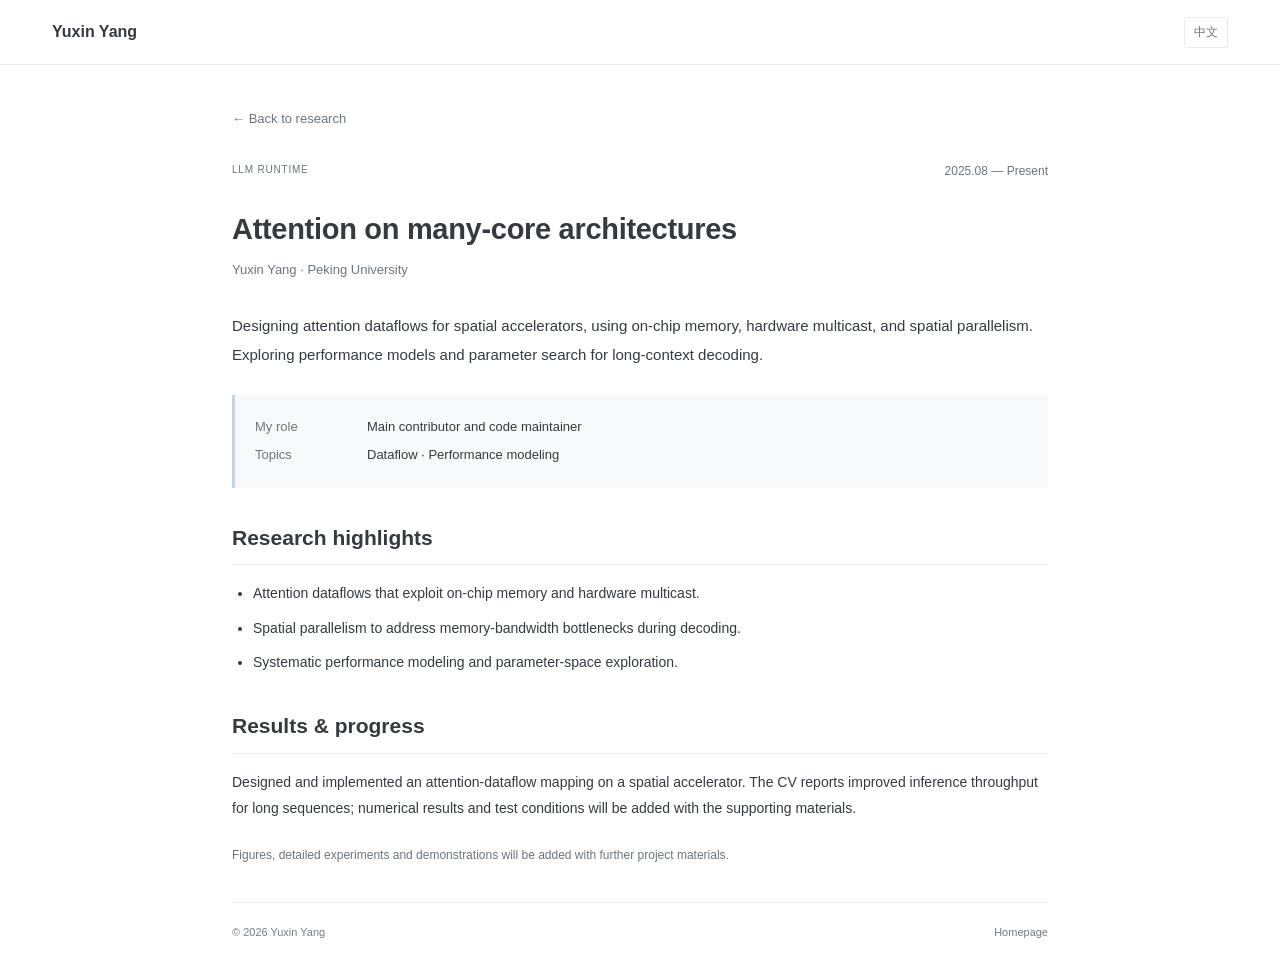
<file: research-manycore.html>
<!doctype html><html lang="en"><head><meta charset="utf-8"><meta name="viewport" content="width=device-width, initial-scale=1"><meta name="theme-color" content="#ffffff"><title>Attention on many-core architectures · Yuxin Yang</title><meta name="description" content="Designing attention dataflows for spatial accelerators, using on-chip memory, hardware multicast, and spatial parallelism. Exploring performance models and parameter search for long-context decoding."><link rel="canonical" href="https://yxyang1111.github.io/research-manycore.html"><link rel="icon" href="favicon.svg" type="image/svg+xml"><link rel="stylesheet" href="styles.css"><script defer src="script.js"></script></head>
    <body class="project-page"><a class="skip-link" href="#main"><span data-en="Skip to content" data-zh="跳至正文" >Skip to content</span></a><header class="site-header"><div class="header-inner"><a href="./" class="brand">Yuxin Yang</a><button id="language-toggle" type="button" aria-label="Switch to Chinese">中文 ↗</button></div></header><main id="main" class="subpage-layout"><a class="back-link" href="./#research">← <span data-en="Back to research" data-zh="返回研究项目" >Back to research</span></a><div class="project-page-meta"><span class="eyebrow">LLM RUNTIME</span><span data-en="2025.08 — Present" data-zh="2025.08 — 至今" >2025.08 — Present</span></div><h1 data-en="Attention on many-core architectures" data-zh="众核架构上的注意力推理优化" >Attention on many-core architectures</h1>
    <p class="subpage-byline">Yuxin Yang · Peking University</p>
    <p data-en="Designing attention dataflows for spatial accelerators, using on-chip memory, hardware multicast, and spatial parallelism. Exploring performance models and parameter search for long-context decoding." data-zh="面向空间加速器设计高效注意力数据流，利用片上存储、硬件多播与空间并行能力，通过性能建模与参数搜索优化长序列解码。" class=project-overview>Designing attention dataflows for spatial accelerators, using on-chip memory, hardware multicast, and spatial parallelism. Exploring performance models and parameter search for long-context decoding.</p>
    <dl class="project-facts"><div><dt data-en="My role" data-zh="我的贡献" >My role</dt><dd data-en="Main contributor and code maintainer" data-zh="主要贡献者与代码维护者" >Main contributor and code maintainer</dd></div><div><dt data-en="Topics" data-zh="关键词" >Topics</dt><dd data-en="Dataflow · Performance modeling" data-zh="数据流 · 性能建模" >Dataflow · Performance modeling</dd></div></dl>
    <section class="project-page-section"><h2 data-en="Research highlights" data-zh="研究内容" >Research highlights</h2><ul class="highlight-list"><li><span data-en="Attention dataflows that exploit on-chip memory and hardware multicast." data-zh="利用片上存储与硬件多播的注意力数据流设计。" >Attention dataflows that exploit on-chip memory and hardware multicast.</span></li><li><span data-en="Spatial parallelism to address memory-bandwidth bottlenecks during decoding." data-zh="利用空间并行缓解解码阶段的内存带宽瓶颈。" >Spatial parallelism to address memory-bandwidth bottlenecks during decoding.</span></li><li><span data-en="Systematic performance modeling and parameter-space exploration." data-zh="系统化性能建模与参数空间搜索。" >Systematic performance modeling and parameter-space exploration.</span></li></ul></section>
    <section class="project-page-section"><h2 data-en="Results &amp; progress" data-zh="成果与进展" >Results &amp; progress</h2><p data-en="Designed and implemented an attention-dataflow mapping on a spatial accelerator. The CV reports improved inference throughput for long sequences; numerical results and test conditions will be added with the supporting materials." data-zh="已设计并实现空间加速器上的注意力数据流映射。CV 中记录了长序列场景下推理吞吐的提升；具体数值与测试条件将在补充实验材料后展示。" >Designed and implemented an attention-dataflow mapping on a spatial accelerator. The CV reports improved inference throughput for long sequences; numerical results and test conditions will be added with the supporting materials.</p>
    <p data-en="Figures, detailed experiments and demonstrations will be added with further project materials." data-zh="后续将补充项目成果图、详细实验结果与演示。" class=materials-note>Figures, detailed experiments and demonstrations will be added with further project materials.</p></section><footer><span>© 2026 Yuxin Yang</span><a href="./"><span data-en="Homepage" data-zh="主页" >Homepage</span></a></footer></main></body></html>
</file>
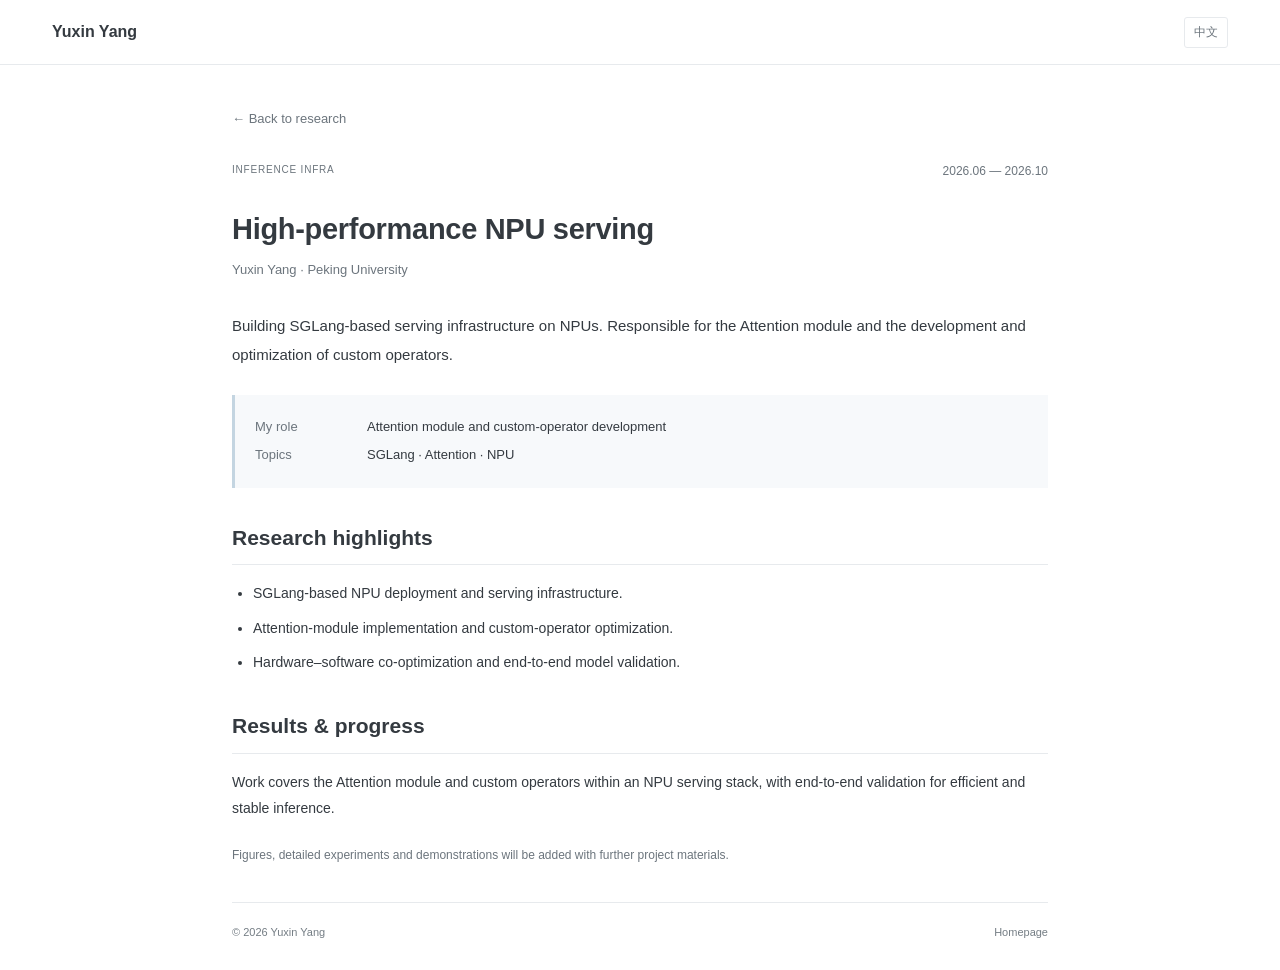
<file: research-npu-serving.html>
<!doctype html><html lang="en"><head><meta charset="utf-8"><meta name="viewport" content="width=device-width, initial-scale=1"><meta name="theme-color" content="#ffffff"><title>High-performance NPU serving · Yuxin Yang</title><meta name="description" content="Building SGLang-based serving infrastructure on NPUs. Responsible for the Attention module and the development and optimization of custom operators."><link rel="canonical" href="https://yxyang1111.github.io/research-npu-serving.html"><link rel="icon" href="favicon.svg" type="image/svg+xml"><link rel="stylesheet" href="styles.css"><script defer src="script.js"></script></head>
    <body class="project-page"><a class="skip-link" href="#main"><span data-en="Skip to content" data-zh="跳至正文" >Skip to content</span></a><header class="site-header"><div class="header-inner"><a href="./" class="brand">Yuxin Yang</a><button id="language-toggle" type="button" aria-label="Switch to Chinese">中文 ↗</button></div></header><main id="main" class="subpage-layout"><a class="back-link" href="./#research">← <span data-en="Back to research" data-zh="返回研究项目" >Back to research</span></a><div class="project-page-meta"><span class="eyebrow">INFERENCE INFRA</span><span data-en="2026.06 — 2026.10" data-zh="2026.06 — 2026.10" >2026.06 — 2026.10</span></div><h1 data-en="High-performance NPU serving" data-zh="NPU 高性能推理服务" >High-performance NPU serving</h1>
    <p class="subpage-byline">Yuxin Yang · Peking University</p>
    <p data-en="Building SGLang-based serving infrastructure on NPUs. Responsible for the Attention module and the development and optimization of custom operators." data-zh="基于 SGLang 建设 NPU 高性能推理服务框架，覆盖模型适配、KV Cache 与分布式推理；负责 Attention 模块和自定义算子的开发与优化。" class=project-overview>Building SGLang-based serving infrastructure on NPUs. Responsible for the Attention module and the development and optimization of custom operators.</p>
    <dl class="project-facts"><div><dt data-en="My role" data-zh="我的贡献" >My role</dt><dd data-en="Attention module and custom-operator development" data-zh="Attention 模块、自定义算子开发与优化" >Attention module and custom-operator development</dd></div><div><dt data-en="Topics" data-zh="关键词" >Topics</dt><dd data-en="SGLang · Attention · NPU" data-zh="SGLang · Attention · NPU" >SGLang · Attention · NPU</dd></div></dl>
    <section class="project-page-section"><h2 data-en="Research highlights" data-zh="研究内容" >Research highlights</h2><ul class="highlight-list"><li><span data-en="SGLang-based NPU deployment and serving infrastructure." data-zh="基于 SGLang 的 NPU 部署与推理服务基础设施。" >SGLang-based NPU deployment and serving infrastructure.</span></li><li><span data-en="Attention-module implementation and custom-operator optimization." data-zh="Attention 模块实现与自定义算子优化。" >Attention-module implementation and custom-operator optimization.</span></li><li><span data-en="Hardware–software co-optimization and end-to-end model validation." data-zh="软硬件协同优化与整网验证。" >Hardware–software co-optimization and end-to-end model validation.</span></li></ul></section>
    <section class="project-page-section"><h2 data-en="Results &amp; progress" data-zh="成果与进展" >Results &amp; progress</h2><p data-en="Work covers the Attention module and custom operators within an NPU serving stack, with end-to-end validation for efficient and stable inference." data-zh="围绕 NPU 推理服务中的 Attention 模块与自定义算子开展研发，并结合整网验证支持高效、稳定的推理运行。" >Work covers the Attention module and custom operators within an NPU serving stack, with end-to-end validation for efficient and stable inference.</p>
    <p data-en="Figures, detailed experiments and demonstrations will be added with further project materials." data-zh="后续将补充项目成果图、详细实验结果与演示。" class=materials-note>Figures, detailed experiments and demonstrations will be added with further project materials.</p></section><footer><span>© 2026 Yuxin Yang</span><a href="./"><span data-en="Homepage" data-zh="主页" >Homepage</span></a></footer></main></body></html>
</file>
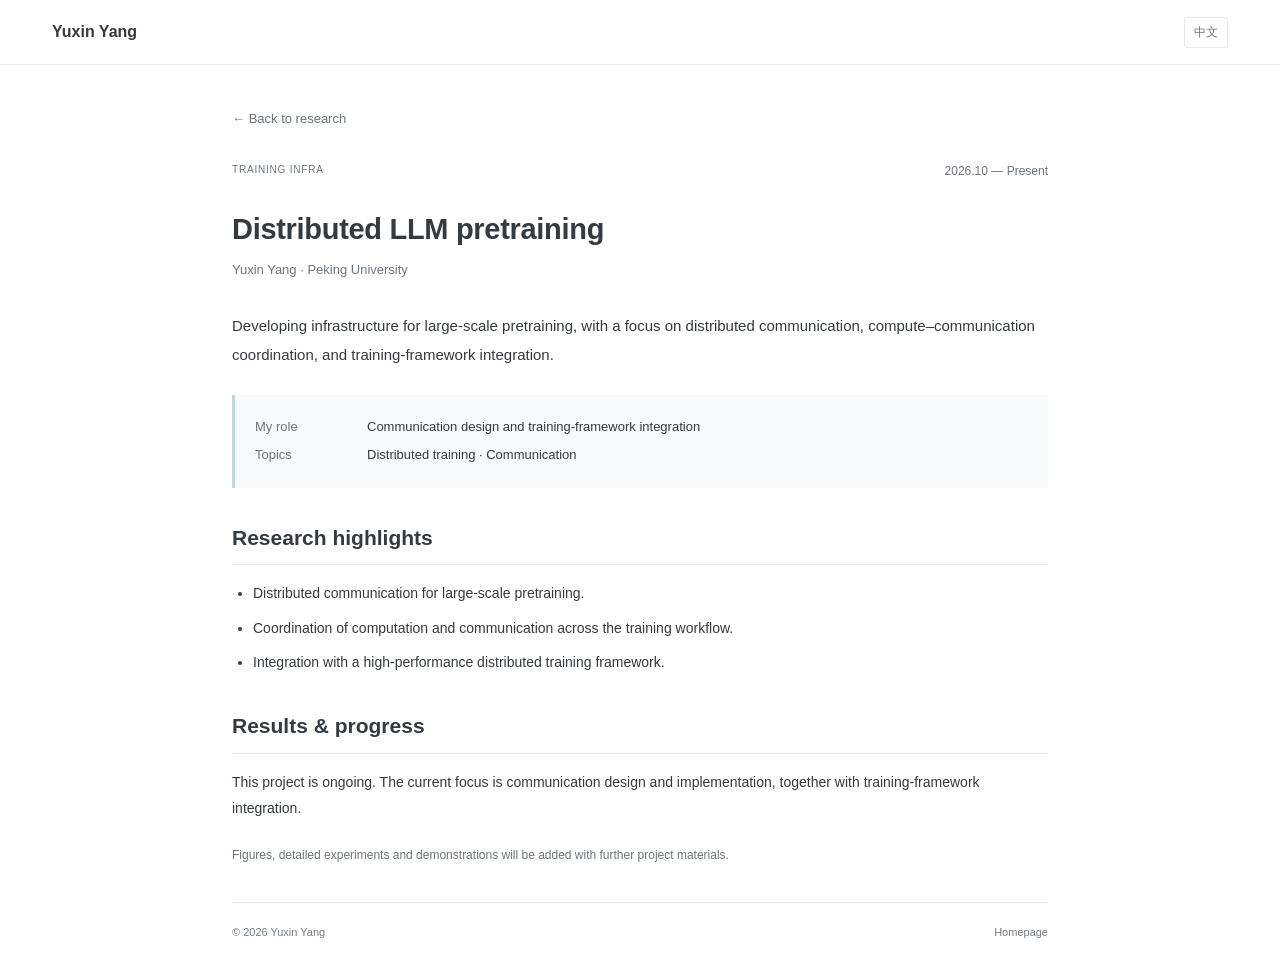
<file: research-pretraining.html>
<!doctype html><html lang="en"><head><meta charset="utf-8"><meta name="viewport" content="width=device-width, initial-scale=1"><meta name="theme-color" content="#ffffff"><title>Distributed LLM pretraining · Yuxin Yang</title><meta name="description" content="Developing infrastructure for large-scale pretraining, with a focus on distributed communication, compute–communication coordination, and training-framework integration."><link rel="canonical" href="https://yxyang1111.github.io/research-pretraining.html"><link rel="icon" href="favicon.svg" type="image/svg+xml"><link rel="stylesheet" href="styles.css"><script defer src="script.js"></script></head>
    <body class="project-page"><a class="skip-link" href="#main"><span data-en="Skip to content" data-zh="跳至正文" >Skip to content</span></a><header class="site-header"><div class="header-inner"><a href="./" class="brand">Yuxin Yang</a><button id="language-toggle" type="button" aria-label="Switch to Chinese">中文 ↗</button></div></header><main id="main" class="subpage-layout"><a class="back-link" href="./#research">← <span data-en="Back to research" data-zh="返回研究项目" >Back to research</span></a><div class="project-page-meta"><span class="eyebrow">TRAINING INFRA</span><span data-en="2026.10 — Present" data-zh="2026.10 — 至今" >2026.10 — Present</span></div><h1 data-en="Distributed LLM pretraining" data-zh="大模型预训练基础设施" >Distributed LLM pretraining</h1>
    <p class="subpage-byline">Yuxin Yang · Peking University</p>
    <p data-en="Developing infrastructure for large-scale pretraining, with a focus on distributed communication, compute–communication coordination, and training-framework integration." data-zh="面向大模型规模化预训练，研发高性能分布式训练基础设施，负责通信方案设计与实现、计算通信协同优化和训练框架接入。" class=project-overview>Developing infrastructure for large-scale pretraining, with a focus on distributed communication, compute–communication coordination, and training-framework integration.</p>
    <dl class="project-facts"><div><dt data-en="My role" data-zh="我的贡献" >My role</dt><dd data-en="Communication design and training-framework integration" data-zh="通信方案设计与实现、训练框架接入" >Communication design and training-framework integration</dd></div><div><dt data-en="Topics" data-zh="关键词" >Topics</dt><dd data-en="Distributed training · Communication" data-zh="分布式训练 · 通信优化" >Distributed training · Communication</dd></div></dl>
    <section class="project-page-section"><h2 data-en="Research highlights" data-zh="研究内容" >Research highlights</h2><ul class="highlight-list"><li><span data-en="Distributed communication for large-scale pretraining." data-zh="面向大模型规模化预训练的分布式通信方案。" >Distributed communication for large-scale pretraining.</span></li><li><span data-en="Coordination of computation and communication across the training workflow." data-zh="训练流程中的计算与通信协同优化。" >Coordination of computation and communication across the training workflow.</span></li><li><span data-en="Integration with a high-performance distributed training framework." data-zh="接入高性能分布式训练框架。" >Integration with a high-performance distributed training framework.</span></li></ul></section>
    <section class="project-page-section"><h2 data-en="Results &amp; progress" data-zh="成果与进展" >Results &amp; progress</h2><p data-en="This project is ongoing. The current focus is communication design and implementation, together with training-framework integration." data-zh="该项目仍在开展中，目前聚焦通信方案设计与实现，以及训练框架接入。" >This project is ongoing. The current focus is communication design and implementation, together with training-framework integration.</p>
    <p data-en="Figures, detailed experiments and demonstrations will be added with further project materials." data-zh="后续将补充项目成果图、详细实验结果与演示。" class=materials-note>Figures, detailed experiments and demonstrations will be added with further project materials.</p></section><footer><span>© 2026 Yuxin Yang</span><a href="./"><span data-en="Homepage" data-zh="主页" >Homepage</span></a></footer></main></body></html>
</file>
<file: styles.css>
:root{--paper:#fff;--ink:#343a40;--muted:#6c757d;--accent:#2468a0;--line:#e7eaed;--soft:#f7f9fb;--sans:-apple-system,BlinkMacSystemFont,"Segoe UI",Arial,"PingFang SC","Microsoft YaHei",sans-serif}
*{box-sizing:border-box}html{scroll-behavior:smooth;scroll-padding-top:90px}body{margin:0;background:var(--paper);color:var(--ink);font:15px/1.75 var(--sans);-webkit-font-smoothing:antialiased}a{color:var(--accent);text-decoration:none}a:hover{text-decoration:underline}button,input{font:inherit}button,summary{cursor:pointer}a:focus-visible,button:focus-visible,summary:focus-visible{outline:2px solid var(--accent);outline-offset:4px}[hidden]{display:none!important}.muted{color:var(--muted)}.mono{font-size:12px;font-variant-numeric:tabular-nums}.skip-link{position:fixed;top:-70px;left:15px;padding:10px 15px;color:white;background:var(--accent);z-index:100}.skip-link:focus{top:5px}
.site-header{position:sticky;top:0;background:rgba(255,255,255,.97);border-bottom:1px solid var(--line);z-index:20}.header-inner{max-width:1240px;margin:auto;padding:0 32px;min-height:64px;display:flex;align-items:center;gap:30px}.brand{color:var(--ink);font-size:16px;font-weight:700;min-width:190px}.header-inner nav{display:flex;gap:25px;font-size:14px;margin-left:0}.header-inner nav a{color:var(--muted);padding:20px 0}.header-inner nav a[aria-current=true]{color:var(--ink);font-weight:600}#language-toggle{margin-left:auto;white-space:nowrap;border:1px solid var(--line);border-radius:3px;background:white;color:var(--muted);font-size:12px;padding:4px 9px}#language-toggle:hover{color:var(--accent);border-color:var(--accent)}
.page-layout{max-width:1240px;margin:auto;padding:38px 32px 0;display:grid;grid-template-columns:215px minmax(0,1fr);gap:48px}.profile{position:sticky;top:98px;align-self:start}.monogram{width:144px;height:144px;border-radius:50%;background:#eef3f6;border:4px solid #fff;box-shadow:0 0 0 1px #e5e9ec;display:flex;align-items:center;justify-content:center;margin:0 0 22px}.monogram>span{font:58px "Songti SC",Georgia,serif;color:#52738d}.orb,.monogram-caption,.profile-rule,.sidebar-note{display:none}.identity h2{font-size:23px;line-height:1.3;margin:0 0 5px;letter-spacing:0}.chinese-name{font-size:16px;margin:0 0 15px;color:#59636c;letter-spacing:1px}.profile-role{margin:0;font-size:14px}.affiliation{margin:3px 0 0;font-size:14px;font-weight:500}.school{font-size:13px;margin:0;color:var(--muted)}.lab{font-size:13px;margin:21px 0 0}.location{font-size:13px;color:var(--muted);margin:6px 0}.profile-links{display:flex;flex-direction:column;gap:7px;margin-top:13px;font-size:13px}.profile-links a{display:flex;align-items:center;gap:7px;color:var(--ink)}.profile-links svg{width:13px;height:13px}.profile-links a>span:last-child{color:var(--muted);font-size:10px}
main{min-width:0}.hero{padding:0 0 25px}h1{font-size:27px;line-height:1.35;font-weight:650;margin:0 0 20px;letter-spacing:-.3px}.intro,.about-text{font-size:15px;line-height:1.85;margin:0 0 14px}.research-topics{display:flex;flex-wrap:wrap;gap:8px 16px;margin-top:18px;font-size:13px;color:var(--muted)}.research-topics>span+span:before{content:"·";margin-right:16px;color:#a4acb1}.section{padding:18px 0 29px}.section-heading{border-bottom:1px solid var(--line);padding-bottom:10px;margin-bottom:20px}.section h2{font-size:25px;font-weight:650;line-height:1.35;margin:0;letter-spacing:-.3px}.section-note{font-size:13px;color:var(--muted)}.publication{display:grid;grid-template-columns:72px minmax(0,1fr);gap:16px;padding:0 0 24px}.pub-label{padding-top:3px;color:var(--muted);font-size:12px;line-height:1.7}.pub-label>span{display:block}.pub-label>span:first-child{font-weight:600;color:#516472}.publication h3{font-size:16px;font-weight:600;line-height:1.65;margin:0 0 6px;color:#273b4c}.authors{font-size:13px;line-height:1.8;color:#505962;margin:0 0 4px}.authors strong{font-weight:650;color:#272e34}.venue{font-size:13px;font-style:italic;color:var(--muted);line-height:1.7;margin:0}.status-badge{font-size:11px;display:inline-block;color:#856022;margin:0 0 5px;font-weight:500}.citation{margin-top:6px}.citation summary{display:inline-flex;gap:6px;color:var(--accent);font-size:12px;list-style:none}.citation summary::-webkit-details-marker{display:none}.citation-content{background:var(--soft);border:1px solid var(--line);padding:14px;margin-top:8px;border-radius:3px}.citation pre{font-size:11px;line-height:1.75;white-space:pre-wrap;overflow-wrap:anywhere;margin:0}.copy-citation{font-size:11px;border:1px solid #c6d5df;background:white;color:var(--accent);border-radius:3px;padding:4px 9px;margin-top:10px}
.project{padding:0 0 23px;margin-bottom:20px;border-bottom:1px solid var(--line)}.project-top{display:flex;justify-content:space-between;align-items:baseline;gap:12px;margin-bottom:6px}.eyebrow{font-size:10px;color:var(--muted);letter-spacing:.8px}.project-date{font-size:12px;white-space:nowrap;color:var(--muted)}.project-title h3{font-size:17px;line-height:1.5;margin:0 0 8px;font-weight:600}.project>p{font-size:14px;line-height:1.8;margin:0 0 10px}.project-bottom{display:flex;align-items:baseline;justify-content:space-between;gap:16px;flex-wrap:wrap}.project-tags{font-size:12px;color:var(--muted)}.project-details{font-size:13px;white-space:nowrap}.more-projects>summary{display:flex;gap:10px;align-items:center;list-style:none;font-size:13px;color:var(--muted)}.more-projects>summary::-webkit-details-marker{display:none}.count{font-size:10px;color:var(--muted)}.plus{margin-left:auto;font-size:18px}.more-projects[open] .plus{transform:rotate(45deg)}.more-projects-body{padding-top:10px}.compact-project{padding:17px 0;border-bottom:1px solid var(--line)}.compact-project h3{font-size:14px;line-height:1.65;margin:3px 0;font-weight:600}.compact-project p{font-size:13px;margin:0;color:var(--muted)}.compact-project .mono{font-size:11px}
.timeline-item{display:grid;grid-template-columns:150px minmax(0,1fr);gap:20px;margin-bottom:23px}.timeline-item:last-child{margin-bottom:0}.timeline-date{font-size:12px;color:var(--muted);padding-top:3px;line-height:1.8;font-variant-numeric:tabular-nums}.timeline-item h3{font-size:15px;font-weight:600;line-height:1.6;margin:0 0 4px}.timeline-item p{font-size:13px;color:var(--muted);line-height:1.75;margin:3px 0}.timeline-item .role{color:#48545f}.contact-section{padding:22px 0 25px;border-top:1px solid var(--line);display:flex;align-items:center;justify-content:space-between;gap:20px}.contact-section .eyebrow{display:none}.contact-section h2{font-size:18px;margin:0;font-weight:600}.contact-section>a{font-size:14px}footer{display:flex;gap:18px;align-items:baseline;flex-wrap:wrap;border-top:1px solid var(--line);padding:20px 0 28px;font-size:11px;color:#747d84}footer>a{margin-left:auto}footer a{color:#747d84}.footer-links{display:flex;gap:20px;margin-left:auto}.footer-links a{font-size:11px;white-space:nowrap}#toast{position:fixed;bottom:24px;left:50%;transform:translateX(-50%);background:#343a40;color:#fff;padding:9px 17px;border-radius:3px;font-size:12px;z-index:100;max-width:90vw}.noscript-note{text-align:center;font-size:12px;color:var(--muted)}
.subpage-layout{max-width:880px;padding:40px 32px 0;margin:auto}.back-link{font-size:13px;color:var(--muted)}.subpage-layout h1{font-size:29px;line-height:1.45;margin:26px 0 9px;font-weight:650}.subpage-byline{font-size:13px;color:var(--muted);margin:0 0 30px}.awards{list-style:none;padding:0;margin:0 0 50px;border-top:1px solid var(--line)}.awards li{display:flex;align-items:baseline;gap:24px;border-bottom:1px solid var(--line);padding:23px 0;font-size:14px}.award-date{min-width:70px;font-size:12px;color:var(--muted)}.project-page-meta{display:flex;justify-content:space-between;gap:20px;color:var(--muted);font-size:12px;margin:30px 0 0}.project-page-meta+.subpage-layout h1{margin-top:10px}.project-overview{font-size:15px;line-height:1.9;margin:20px 0}.project-facts{background:var(--soft);border-left:3px solid #c4d5e1;padding:16px 20px;margin:26px 0 32px;font-size:13px}.project-facts>div{display:grid;grid-template-columns:100px 1fr;gap:12px;margin:5px 0}.project-facts dt{color:var(--muted)}.project-facts dd{margin:0}.project-page-section{margin:27px 0 32px}.project-page-section h2{font-size:21px;font-weight:600;margin:0 0 15px;padding-bottom:8px;border-bottom:1px solid var(--line)}.project-page-section>p,.highlight-list{font-size:14px;line-height:1.9}.highlight-list{padding-left:21px}.highlight-list li{margin-bottom:8px}.project-page-section .materials-note{font-size:12px;color:var(--muted);margin-top:22px}.subpage-layout footer{margin-top:35px}
@media(max-width:1000px){.header-inner{padding:0 24px;gap:20px}.brand{min-width:160px}.header-inner nav{gap:18px;font-size:13px}.page-layout{padding:32px 24px 0;grid-template-columns:185px minmax(0,1fr);gap:32px}.timeline-item{grid-template-columns:125px minmax(0,1fr);gap:15px}.contact-section{align-items:flex-start;flex-direction:column;gap:9px}}
@media(max-width:720px){html{scroll-padding-top:115px}.header-inner{padding:12px 20px;min-height:58px;gap:12px;flex-wrap:wrap}.brand{font-size:15px;min-width:0}.header-inner nav{order:3;flex-basis:100%;gap:12px;justify-content:space-between;font-size:11px}.header-inner nav a{padding:2px 0}#language-toggle{font-size:11px;padding:3px 8px}.page-layout{display:block;padding:27px 21px 0}.profile{position:static;display:grid;grid-template-columns:90px minmax(0,1fr);gap:0 20px;padding-bottom:24px;margin-bottom:26px;border-bottom:1px solid var(--line)}.monogram{width:90px;height:90px;grid-row:1/4;margin:0}.monogram>span{font-size:40px}.identity h2{font-size:22px}.chinese-name{font-size:14px;margin:0 0 9px}.profile-role,.affiliation{font-size:12px}.school{font-size:11px}.lab{grid-column:2;margin-top:9px;font-size:11px}.location{display:none}.profile-links{grid-column:2;flex-direction:row;gap:20px;margin-top:9px;font-size:12px}h1{font-size:25px;margin-bottom:16px}.intro,.about-text{font-size:14px;line-height:1.9}.research-topics{font-size:11px;gap:5px 10px}.research-topics>span+span:before{margin-right:10px}.section{padding:14px 0 25px}.section h2{font-size:23px}.section-heading{margin-bottom:19px}.publication{grid-template-columns:54px minmax(0,1fr);gap:12px;padding-bottom:24px}.pub-label{font-size:10px}.publication h3{font-size:14px}.authors,.venue{font-size:12px}.project-top{gap:8px}.eyebrow{font-size:8px}.project-date{font-size:10px}.project-title h3{font-size:16px}.project>p{font-size:13px}.project-tags{font-size:10px}.project-details{font-size:12px}.timeline-item{display:block}.timeline-date{font-size:11px;margin-bottom:6px}.timeline-date br{display:none}.timeline-item h3{font-size:14px}.timeline-item p{font-size:12px}.contact-section h2{font-size:17px}.contact-section>a{font-size:13px}footer{font-size:10px;gap:10px}.footer-links{flex-basis:100%;margin-left:0;gap:20px}.subpage-layout{padding:28px 21px 0}.subpage-layout h1{font-size:25px}.subpage-byline{margin-bottom:24px}.awards li{font-size:13px;gap:16px}.award-date{font-size:11px;min-width:57px}.project-page-meta{font-size:11px}.project-overview{font-size:14px}.project-facts{padding:12px 15px;font-size:12px}.project-facts>div{grid-template-columns:68px 1fr;gap:10px}.project-page-section h2{font-size:20px}.project-page-section>p,.highlight-list{font-size:13px}}
@media(prefers-reduced-motion:reduce){html{scroll-behavior:auto}}
@media print{.site-header,.profile-links,.citation,.contact-section,footer,.skip-link,#toast,.back-link{display:none!important}.page-layout{display:block;padding:0}.profile{position:static;margin:0 0 25px}.monogram,.lab,.location{display:none}.hero h1{font-size:24pt}.section h2{font-size:20pt}.publication,.project,.timeline-item{break-inside:avoid}.section-heading{break-after:avoid}.subpage-layout{padding:0;max-width:none}a{color:inherit}}
</file>
